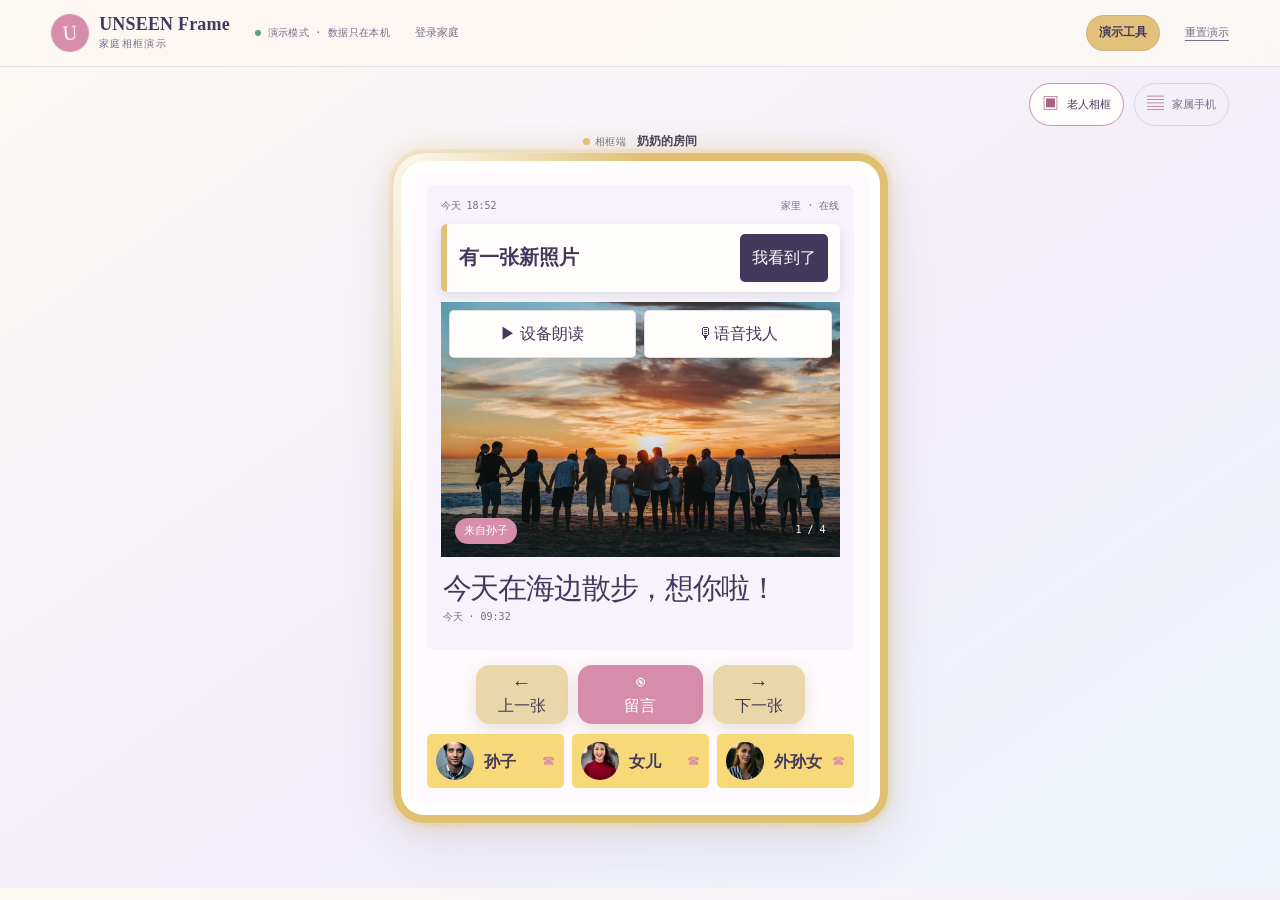
<file: index.html>
<!doctype html>
<html lang="zh-CN">
<head>
  <meta charset="utf-8">
  <meta name="viewport" content="width=device-width, initial-scale=1, viewport-fit=cover">
  <meta name="theme-color" content="#f4eff8">
  <meta name="description" content="UNSEEN Frame：一个打开就能玩的家庭相框交互演示。">
  <title>UNSEEN Frame · 家庭相框演示</title>
  <link rel="icon" type="image/svg+xml" href="assets/favicon.svg">
  <link rel="stylesheet" href="styles.css?v=3">
</head>
<body>
  <header class="topbar">
    <a class="brand" href="#top" aria-label="UNSEEN Frame 首页">
      <span class="brand-mark" aria-hidden="true">U</span>
      <span><strong>UNSEEN Frame</strong><small>家庭相框演示</small></span>
    </a>
    <div class="demo-note"><span class="status-dot"></span>演示模式 · 数据只在本机</div>
    <a class="account-link" href="family.html">登录家庭</a>
    <details class="demo-tools top-demo"><summary>演示工具</summary><div class="demo-controls" aria-label="演示工具"><button type="button" data-demo="photo">新照片</button><button type="button" data-demo="message">新留言</button><button type="button" data-demo="call">来电</button><button type="button" data-mode="split">同屏查看两端</button><button type="button" data-demo="reset">重置演示</button></div></details>
    <button class="text-button" id="resetBtn" type="button">重置演示</button>
  </header>

  <main id="top" class="shell">
    <section class="intro-row" aria-labelledby="pageTitle"><h1 id="pageTitle">UNSEEN Frame</h1></section>

    <nav class="mode-tabs" aria-label="预览端切换">
      <button class="mode-tab" type="button" data-mode="elder"><span class="tab-icon">▣</span>老人相框</button>
      <button class="mode-tab" type="button" data-mode="family"><span class="tab-icon">▤</span>家属手机</button>
    </nav>

    <div class="workspace" id="workspace">
      <aside class="control-column">
        <section class="side-card people-card">
          <div class="card-heading"><div><p class="eyebrow">固定联系人</p><h2>想找谁？</h2></div><span class="counter">3 位</span></div>
          <div class="people-list" id="peopleList"></div>
          <p class="tiny-help">老人只需点名字，或点一下说话。</p>
        </section>

        <section class="side-card activity-card">
          <div class="card-heading"><div><p class="eyebrow">最近收到</p><h2>家里的小事</h2></div><span class="counter" id="photoCount">4 张</span></div>
          <div class="activity-list" id="activityList"></div>
        </section>

        <section class="side-card voice-card">
          <div class="voice-card-top"><div><p class="eyebrow">一句话就好</p><h2>对相框说</h2></div><span class="mic-pip">●</span></div>
          <p>试试：“下一张”或“给孙子打电话”。</p>
          <p>语音找人和回复都在相框主面板。</p>
        </section>
      </aside>

      <section class="stage-column" aria-live="polite">
        <div class="stage-meta"><span id="stageLabel">老人相框 · 奶奶的房间</span><span class="live-pill"><i></i> UNSEEN Frame 演示</span></div>
        <div class="devices" id="devices">
          <article class="device-wrap elder-wrap" id="elderPreview">
            <div class="device-label"><span class="device-dot elder-dot"></span>相框端 <strong>奶奶的房间</strong></div>
            <div class="elder-device" id="elderDevice">
              <div class="reminder-ring" id="reminderRing" aria-hidden="true"></div>
              <div class="device-screen">
                <div class="screen-bar"><span id="clockText">今天 09:41</span><span>家里 · 在线</span></div>
                <div class="reminder-banner" id="reminderBanner" role="status" aria-live="polite" hidden><strong id="reminderText"></strong><button id="reminderAction" type="button"></button></div>
                <div class="photo-frame" id="photoFrame">
                  <img id="elderPhoto" src="assets/family-living.jpg" alt="家人坐在客厅里">
                  <div class="elder-tools"><button class="elder-tool" id="listenBtn" type="button">▶ 设备朗读</button><button class="elder-tool" id="voiceBtn" type="button"><span>🎙</span><span id="voiceBtnText">语音找人</span></button></div>
                  <div class="photo-overlay"><span class="photo-tag" id="photoTag">来自孙子</span><span class="photo-position" id="photoPosition">1 / 4</span></div>
                </div>
                <div class="photo-copy"><p class="photo-caption" id="photoCaption">今天在海边散步，想你啦！</p><p class="photo-time" id="photoTime">今天 · 09:32</p></div>
                <div class="voice-examples elder-voice-examples" id="voiceExamples" hidden><button type="button" data-command="下一张">下一张</button><button type="button" data-command="再听一遍">再听一遍</button><button type="button" data-command="给孙子打电话">给孙子打电话</button><button class="close-examples" type="button" aria-label="关闭示例">×</button></div>
                <p class="support-note elder-voice-support" id="voiceSupport">不支持语音时可点上面的示例</p>
              </div>
              <div class="physical-keys" aria-label="相框实体按键">
                <button class="physical-key" id="prevBtn" type="button"><span>←</span><small>上一张</small></button>
                <button class="physical-key talk-key" id="speakBtn" type="button"><span>◉</span><small>留言</small></button>
                <button class="physical-key" id="nextBtn" type="button"><span>→</span><small>下一张</small></button>
              </div>
              <div class="elder-contacts" id="elderPeopleList" aria-label="固定联系人"></div>
            </div>
          </article>

          <article class="device-wrap family-wrap" id="familyPreview" hidden>
            <div class="device-label"><span class="device-dot family-dot"></span>手机端 <strong>孙子的手机</strong></div>
            <div class="phone-device">
              <div class="phone-notch"></div>
              <div class="phone-screen">
                  <div class="phone-head"><span class="back-arrow">‹</span><div><strong>UNSEEN Frame</strong><small>发给奶奶的相框</small></div><span class="avatar-chip">孙</span></div>
                <div class="recipient-line"><span class="tiny-avatar">奶</span><span>正在发给 <strong>奶奶</strong></span><span class="check-mark">✓</span></div>
                <form class="upload-box" id="uploadForm">
                  <input id="photoInput" type="file" accept="image/*" aria-label="选择要发送的照片">
                  <label for="photoInput" class="upload-placeholder" id="uploadPlaceholder"><span class="upload-plus">＋</span><strong>放一张今天的照片</strong><small>支持 JPG / PNG，自动压缩到适合相框的大小</small></label>
                  <img class="upload-preview" id="uploadPreview" alt="待发送照片预览" hidden>
                </form>
                <label class="field-label" for="photoDescription">写一句话 <span>可选</span></label>
                <textarea id="photoDescription" rows="2" placeholder="例如：今天的花开得特别好看。"></textarea>
                <div class="sender-row"><span>署名</span><select id="senderSelect"><option value="grandson">孙子 · 小宇</option><option value="daughter">女儿 · 丽丽</option><option value="granddaughter">外孙女 · 安安</option></select></div>
                <button class="primary-button" id="sendPhotoBtn" type="submit" form="uploadForm">发送到奶奶的相框 <span>→</span></button>
                <p class="form-feedback" id="uploadFeedback" role="status"></p>
                <div class="phone-rule"></div>
                <div class="inbox-head"><strong>奶奶的回音</strong><span id="messageCount">2 条</span></div>
                <div class="inbox" id="inbox"></div>
                <form class="family-message-form" id="familyMessageForm">
                  <label for="familyMessageInput">给奶奶留一句话</label>
                  <textarea id="familyMessageInput" rows="2" placeholder="例如：今天的花好看吗？"></textarea>
                  <button type="submit">发给奶奶</button>
                </form>
              </div>
            </div>
          </article>
        </div>
        <div class="stage-foot"><span><b>提示</b> 所有按钮都可以试一遍</span><span>键盘也能操作 · <kbd>Tab</kbd> 聚焦</span></div>
      </section>
    </div>

    <section class="how-row" aria-label="工作方式">
      <div class="how-intro"><p class="eyebrow">每一天都能接上</p><h2>不需要学习，<br>只需要想起。</h2></div>
      <div class="how-step"><span class="step-icon">✦</span><strong>家人发来照片</strong><p>从手机选一张，写下今天的事，署上名字。</p></div>
      <div class="how-step"><span class="step-icon">◒</span><strong>相框大字显示</strong><p>照片、描述和声音在老人面前安静出现。</p></div>
      <div class="how-step"><span class="step-icon">⌁</span><strong>奶奶回一句话</strong><p>点一下开始录音，或者打字，家人马上收到。</p></div>
    </section>
  </main>

  <div class="toast" id="toast" role="status" aria-live="polite"></div>

  <dialog class="modal call-modal" id="callModal" aria-labelledby="callTitle">
    <div class="call-modal-head"><span class="call-spark">✦</span><span class="demo-call-label">演示通话</span><button class="modal-close" id="closeCallBtn" type="button" aria-label="关闭">×</button></div>
    <div class="call-person"><div class="call-avatar" id="callAvatar">孙</div><p id="callTitle">孙子 · 小宇</p><span id="callStatus">等待选择</span></div>
    <p class="call-explain">这是本机里的演示通话，不会拨出真实电话。</p>
    <div class="call-actions"><button class="call-action answer" id="answerCallBtn" type="button">接听</button><button class="call-action hangup" id="hangupCallBtn" type="button">挂断</button><button class="call-action leave" id="leaveMessageBtn" type="button">转留言</button></div>
  </dialog>

  <dialog class="modal message-modal" id="messageModal" aria-labelledby="messageTitle">
    <div class="modal-close-row"><span class="eyebrow">奶奶的回音</span><button class="modal-close" id="closeMessageBtn" type="button" aria-label="关闭">×</button></div>
    <h2 id="messageTitle">留一句话给家人</h2>
    <p class="modal-copy">可以打字，也可以点按钮开始录音。</p>
    <textarea id="messageInput" rows="3" placeholder="例如：看到了，花真好看。"></textarea>
    <div class="message-modal-actions"><button class="secondary-button" id="recordBtn" type="button"><span>●</span><span id="recordBtnText">开始录音</span></button><button class="primary-button" id="saveMessageBtn" type="button">送出去 <span>→</span></button></div>
    <p class="form-feedback" id="messageFeedback" role="status"></p>
    <audio id="recordingPlayer" controls hidden></audio>
  </dialog>

  <script src="app.js?v=3"></script>
</body>
</html>
</file>
<file: styles.css>
:root {
  --ink: #172832;
  --ink-soft: #48606b;
  --paper: #f7f2e7;
  --paper-deep: #eee4d3;
  --sun: #f6c956;
  --sun-soft: #ffedb0;
  --coral: #e96e58;
  --coral-dark: #b84c3d;
  --mint: #c8ded0;
  --white: #fffdf9;
  --line: rgba(23, 40, 50, .14);
  --shadow: 0 20px 60px rgba(29, 45, 52, .13);
  --display: Georgia, 'Songti SC', 'STSong', serif;
  --body: 'Avenir Next', 'PingFang SC', 'Microsoft YaHei', sans-serif;
  --mono: ui-monospace, SFMono-Regular, Menlo, monospace;
}

* { box-sizing: border-box; }
html { scroll-behavior: smooth; }
body { margin: 0; background: var(--paper); color: var(--ink); font-family: var(--body); font-size: 15px; line-height: 1.45; }
button, input, textarea, select { font: inherit; }
button { color: inherit; cursor: pointer; }
button:focus-visible, input:focus-visible, textarea:focus-visible, select:focus-visible { outline: 3px solid var(--coral); outline-offset: 3px; }
button:disabled { cursor: not-allowed; opacity: .55; }

.topbar { align-items: center; background: rgba(247,242,231,.92); border-bottom: 1px solid var(--line); display: flex; gap: 25px; justify-content: space-between; padding: 14px clamp(20px, 4vw, 64px); position: sticky; top: 0; z-index: 10; backdrop-filter: blur(12px); }
.brand { align-items: center; color: var(--ink); display: flex; gap: 10px; text-decoration: none; }
.brand-mark { align-items: center; background: var(--ink); border-radius: 50%; color: var(--sun); display: flex; font-family: var(--display); font-size: 20px; height: 38px; justify-content: center; transform: rotate(-7deg); width: 38px; }
.brand strong { display: block; font-family: var(--display); font-size: 18px; letter-spacing: .04em; line-height: 1; }
.brand small { color: var(--ink-soft); display: block; font-size: 10px; letter-spacing: .13em; margin-top: 4px; }
.demo-note { align-items: center; color: var(--ink-soft); display: flex; font-family: var(--mono); font-size: 10px; letter-spacing: .03em; white-space: nowrap; }
.status-dot { background: #59a275; border-radius: 50%; display: inline-block; height: 6px; margin-right: 7px; width: 6px; }
.text-button { background: transparent; border: 0; color: var(--ink-soft); font-size: 11px; padding: 8px 0; text-decoration: underline; text-underline-offset: 4px; }
.text-button:hover { color: var(--coral-dark); }

.shell { margin: 0 auto; max-width: 1400px; padding: 16px clamp(20px, 4vw, 64px) 72px; }
.intro-row { align-items: center; display: flex; gap: 40px; justify-content: space-between; margin-bottom: 14px; }
.intro-row .eyebrow, .intro-row .intro-copy { display: none; }
.intro-row h1 { font-size: 32px; margin: 0; }
.intro-row { margin-bottom: 10px; }
.intro-row .intro-copy { display: block; font-size: 12px; margin: 4px 0 0; }
.demo-tools { color: var(--ink); font-size: 12px; position: relative; }
.demo-tools summary { background: var(--sun); border: 1px solid rgba(23,40,50,.2); border-radius: 999px; cursor: pointer; font-weight: 700; list-style: none; min-height: 48px; padding: 13px 18px; text-align: center; }
.demo-tools summary::-webkit-details-marker { display: none; }
.demo-controls { background: var(--white); border: 1px solid var(--line); border-radius: 10px; box-shadow: var(--shadow); display: grid; gap: 6px; padding: 8px; position: absolute; right: 0; top: 55px; width: 150px; z-index: 5; }
.demo-controls button { background: transparent; border: 0; border-radius: 6px; min-height: 48px; padding: 10px; text-align: left; }
.demo-controls button:hover, .demo-controls button:focus-visible { background: var(--sun-soft); }
.eyebrow { color: var(--coral-dark); font-family: var(--mono); font-size: 10px; letter-spacing: .13em; margin: 0 0 11px; text-transform: uppercase; }
.eyebrow span { color: var(--ink-soft); }
h1, h2, p { margin-top: 0; }
h1 { font-family: var(--display); font-size: clamp(38px, 4vw, 58px); font-weight: 400; letter-spacing: -.06em; line-height: .98; margin-bottom: 10px; }
h1 em { color: var(--coral); font-style: normal; }
.intro-copy { color: var(--ink-soft); font-size: 13px; margin-bottom: 0; max-width: 520px; }
.replay-button { align-items: center; background: var(--sun); border: 0; border-radius: 5px; box-shadow: 5px 5px 0 var(--ink); display: flex; gap: 12px; min-width: 240px; padding: 12px 16px; text-align: left; transition: transform .18s ease, box-shadow .18s ease; }
.replay-button:hover { box-shadow: 3px 3px 0 var(--ink); transform: translate(3px,3px); }
.play-icon { align-items: center; border: 1px solid var(--ink); border-radius: 50%; display: flex; font-size: 10px; height: 28px; justify-content: center; padding-left: 2px; width: 28px; }
.replay-button strong, .replay-button small { display: block; }
.replay-button strong { font-size: 13px; }
.replay-button small { font-size: 11px; margin-top: 3px; opacity: .7; }

.mode-tabs { border-bottom: 1px solid var(--line); display: flex; gap: 27px; margin-bottom: 30px; }
.mode-tab { background: transparent; border: 0; border-bottom: 3px solid transparent; color: var(--ink-soft); font-size: 13px; margin-bottom: -1px; padding: 13px 2px 14px; transition: color .2s, border-color .2s; }
.mode-tab:hover, .mode-tab.is-active { border-color: var(--coral); color: var(--ink); }
.tab-icon { color: var(--coral); font-size: 17px; margin-right: 8px; vertical-align: -1px; }

.workspace { align-items: start; display: grid; gap: clamp(24px, 4vw, 60px); grid-template-columns: minmax(220px, 280px) 1fr; }
.control-column { display: grid; gap: 14px; }
.side-card { background: var(--white); border: 1px solid var(--line); border-radius: 6px; box-shadow: 0 8px 20px rgba(29,45,52,.04); padding: 20px; }
.card-heading, .voice-card-top { align-items: start; display: flex; justify-content: space-between; }
.card-heading h2, .voice-card h2 { font-family: var(--display); font-size: 24px; font-weight: 400; letter-spacing: -.04em; margin: 0; }
.counter { background: var(--paper); border-radius: 20px; color: var(--ink-soft); font-family: var(--mono); font-size: 10px; padding: 5px 8px; }
.people-list { display: grid; gap: 8px; margin: 19px 0 14px; }
.person-row { align-items: center; background: var(--paper); border: 1px solid transparent; border-radius: 5px; display: flex; gap: 10px; min-height: 48px; padding: 9px; text-align: left; transition: border-color .2s, background .2s; width: 100%; }
.person-row:hover { background: var(--sun-soft); border-color: var(--sun); }
.person-avatar, .tiny-avatar, .avatar-chip { align-items: center; background: var(--mint); border-radius: 50%; color: var(--ink); display: inline-flex; flex: 0 0 auto; font-family: var(--display); justify-content: center; }
.person-avatar { font-size: 16px; height: 34px; width: 34px; }
.person-avatar { background-position: center; background-size: cover; color: transparent; font-size: 0; }
.person-avatar.sun { background-image: url('assets/avatar-grandson.jpg'); }
.person-avatar.coral { background-image: url('assets/avatar-daughter.jpg'); }
.person-avatar.mint { background-image: url('assets/avatar-granddaughter.jpg'); }
.person-copy { line-height: 1.2; }
.person-copy strong, .person-copy small { display: block; }
.person-copy strong { font-size: 18px; }
.person-copy small { color: var(--ink-soft); font-size: 10px; margin-top: 4px; }
.call-symbol { color: var(--coral); font-size: 14px; margin-left: auto; }
.tiny-help, .support-note { color: var(--ink-soft); font-size: 11px; line-height: 1.5; margin: 0; }
.activity-list { margin-top: 17px; }
.activity-item { align-items: center; border-top: 1px solid var(--line); display: flex; gap: 10px; padding: 10px 0; }
.activity-thumb { background-position: center; background-size: cover; border-radius: 4px; flex: 0 0 auto; height: 38px; width: 48px; }
.activity-copy { min-width: 0; }
.activity-copy strong, .activity-copy small { display: block; overflow: hidden; text-overflow: ellipsis; white-space: nowrap; }
.activity-copy strong { font-size: 11px; }
.activity-copy small { color: var(--ink-soft); font-size: 10px; margin-top: 3px; }
.voice-card { background: var(--ink); color: var(--paper); }
.voice-card .eyebrow { color: var(--sun); }
.voice-card p { color: #bdc9c8; font-size: 11px; margin: 15px 0; }
.mic-pip { color: var(--coral); font-size: 12px; }
.voice-cta { align-items: center; background: var(--coral); border: 0; border-radius: 4px; color: var(--white); display: flex; font-size: 15px; gap: 10px; justify-content: center; min-height: 48px; padding: 11px 14px; width: 100%; }
.voice-cta:hover { background: #f18068; }
.voice-cta.is-listening { background: var(--sun); color: var(--ink); }
.voice-cta.is-listening:hover { background: #ffdb72; }
.voice-cta span:first-child { font-size: 15px; }
.voice-examples { display: flex; flex-wrap: wrap; gap: 5px; margin-top: 9px; }
.voice-examples button { background: rgba(255,255,255,.1); border: 1px solid rgba(255,255,255,.2); border-radius: 20px; color: var(--paper); font-size: 10px; padding: 5px 8px; }
.voice-examples button:hover { background: rgba(255,255,255,.2); }
.voice-card .support-note { color: #8da2a4; margin-top: 10px; }

.stage-column { min-width: 0; }
.stage-meta, .stage-foot { align-items: center; color: var(--ink-soft); display: flex; font-family: var(--mono); font-size: 10px; justify-content: space-between; letter-spacing: .04em; }
.stage-meta { margin-bottom: 11px; }
.live-pill { align-items: center; display: flex; gap: 6px; }
.live-pill i { background: #58a374; border-radius: 50%; display: inline-block; height: 6px; width: 6px; }
.devices { align-items: center; display: flex; gap: clamp(18px, 3vw, 54px); justify-content: center; min-height: 665px; }
.device-wrap { min-width: 0; }
.device-label { color: var(--ink-soft); font-family: var(--mono); font-size: 10px; letter-spacing: .05em; margin-bottom: 10px; text-align: center; }
.device-label strong { color: var(--ink); font-family: var(--body); font-size: 12px; font-weight: 600; letter-spacing: 0; margin-left: 4px; }
.device-dot { border-radius: 50%; display: inline-block; height: 7px; margin-right: 5px; width: 7px; }
.elder-dot { background: var(--sun); }.family-dot { background: var(--coral); }
.elder-device { background: #273942; border: 10px solid #182a33; border-radius: 22px; box-shadow: var(--shadow), inset 0 0 0 1px rgba(255,255,255,.15); max-width: 630px; padding: 15px 17px 18px; position: relative; }
.reminder-ring { border: 8px solid transparent; border-radius: 31px; inset: -17px; pointer-events: none; position: absolute; z-index: 0; }
.reminder-ring.is-photo { animation: reminderFlow 7s linear infinite; border-color: var(--sun); box-shadow: 0 0 0 4px rgba(246,201,86,.18), 0 0 24px rgba(246,201,86,.5); }
.reminder-ring.is-message { animation: reminderFlow 7s linear infinite; border-color: #4c9ed8; box-shadow: 0 0 0 4px rgba(76,158,216,.16), 0 0 24px rgba(76,158,216,.45); }
.reminder-ring.is-call { animation: reminderFlow 5s linear infinite; border-color: #55a66f; box-shadow: 0 0 0 4px rgba(85,166,111,.17), 0 0 24px rgba(85,166,111,.45); }
@keyframes reminderFlow { 0%, 100% { opacity: .7; } 50% { opacity: 1; } }
@property --ring-angle { syntax: '<angle>'; initial-value: 0deg; inherits: false; }
.reminder-ring:is(.is-photo, .is-message, .is-call)::after {
  content: ''; position: absolute; inset: -8px; border-radius: inherit; padding: 8px;
  background: conic-gradient(from var(--ring-angle), transparent 0deg 260deg, rgba(255,255,255,.85) 325deg, transparent 360deg);
  -webkit-mask: linear-gradient(#000 0 0) content-box, linear-gradient(#000 0 0);
  mask: linear-gradient(#000 0 0) content-box, linear-gradient(#000 0 0);
  -webkit-mask-composite: xor; mask-composite: exclude;
  animation: ringChase 8s linear infinite;
}
@keyframes ringChase { to { --ring-angle: 360deg; } }
@media (prefers-reduced-motion: reduce) {
  .reminder-ring, .reminder-ring::after { animation: none !important; }
}
.device-screen { position: relative; z-index: 1; }
.reminder-banner { align-items: center; background: var(--white); border-left: 6px solid var(--sun); border-radius: 6px; box-shadow: 0 4px 12px rgba(23,40,50,.1); display: flex; gap: 12px; justify-content: space-between; margin-bottom: 10px; padding: 10px 12px; }
.reminder-banner.is-message { border-left-color: #4c9ed8; }.reminder-banner.is-call { border-left-color: #55a66f; }
.reminder-banner strong { font-size: 20px; line-height: 1.15; }
.reminder-banner button { background: var(--ink); border: 0; border-radius: 5px; color: var(--white); font-size: 16px; min-height: 48px; padding: 8px 12px; white-space: nowrap; }
.reminder-banner:has(+ .photo-frame) { }
.device-screen { background: var(--paper-deep); border-radius: 7px; overflow: hidden; padding: 14px; }
.screen-bar { color: var(--ink-soft); display: flex; font-family: var(--mono); font-size: 10px; justify-content: space-between; margin-bottom: 10px; }
.photo-frame { background: #d8c6a9; height: clamp(250px, 30vw, 372px); overflow: hidden; position: relative; }
.photo-frame::after { background: linear-gradient(180deg, transparent 50%, rgba(16,30,34,.42)); content: ''; inset: 0; pointer-events: none; position: absolute; }
.photo-frame img { height: 100%; object-fit: cover; transition: opacity .24s ease; width: 100%; }
.photo-overlay { bottom: 13px; color: var(--white); display: flex; font-family: var(--mono); font-size: 10px; justify-content: space-between; left: 14px; position: absolute; right: 14px; z-index: 1; }
.photo-tag { background: var(--coral); border-radius: 20px; font-family: var(--body); font-size: 11px; padding: 5px 9px; }
.photo-position { align-self: center; }
.photo-copy { padding: 15px 2px 12px; }
.photo-caption { font-family: var(--display); font-size: clamp(20px, 2.3vw, 29px); letter-spacing: -.04em; line-height: 1.14; margin-bottom: 5px; }
.photo-time { color: var(--ink-soft); font-family: var(--mono); font-size: 10px; margin: 0; }
.listen-strip { align-items: center; background: rgba(255,253,249,.55); border: 1px solid rgba(23,40,50,.1); border-radius: 5px; display: flex; gap: 10px; padding: 10px; }
.listen-strip > span:not(.sound-wave) { font-size: 11px; overflow: hidden; text-overflow: ellipsis; white-space: nowrap; }
.sound-wave { align-items: center; display: flex; gap: 2px; height: 17px; }
.sound-wave i { background: var(--coral); border-radius: 2px; display: block; height: 8px; width: 2px; }
.sound-wave i:nth-child(2) { height: 14px; }.sound-wave i:nth-child(3) { height: 10px; }.sound-wave i:nth-child(4) { height: 16px; }.sound-wave i:nth-child(5) { height: 6px; }
.sound-wave.is-playing i { animation: wave .7s ease-in-out infinite alternate; }.sound-wave.is-playing i:nth-child(2) { animation-delay: .1s; }.sound-wave.is-playing i:nth-child(3) { animation-delay: .2s; }.sound-wave.is-playing i:nth-child(4) { animation-delay: .3s; }
@keyframes wave { to { height: 17px; } }
.mini-play { align-items: center; background: var(--ink); border: 0; border-radius: 50%; color: var(--sun); display: flex; font-size: 10px; height: 24px; justify-content: center; margin-left: auto; padding-left: 2px; width: 24px; }
.physical-keys { display: flex; gap: 10px; justify-content: center; padding-top: 15px; }
.physical-key { align-items: center; background: #d7a945; border: 0; border-radius: 6px; box-shadow: inset 0 -3px 0 rgba(73,52,14,.25), 0 2px 0 #0d1b22; color: #172832; display: flex; flex-direction: column; gap: 2px; justify-content: center; min-height: 57px; min-width: 92px; padding: 7px 10px; transition: transform .1s, box-shadow .1s; }
.physical-key:hover { background: #f3c65a; }.physical-key:active { box-shadow: inset 0 -1px 0 rgba(73,52,14,.25), 0 0 0 #0d1b22; transform: translateY(2px); }
.physical-key span { font-size: 20px; line-height: 1; }.physical-key small { font-size: 16px; white-space: nowrap; }.talk-key { background: var(--coral); color: var(--white); min-width: 125px; }
.stage-foot { border-top: 1px solid var(--line); margin-top: 19px; padding-top: 11px; }.stage-foot b { color: var(--coral-dark); font-weight: 500; }
kbd { background: var(--paper-deep); border: 1px solid var(--line); border-radius: 3px; font-family: var(--mono); font-size: 9px; padding: 2px 4px; }

.phone-device { background: #263840; border: 8px solid #152832; border-radius: 35px; box-shadow: 22px 25px 50px rgba(30,45,52,.2); max-width: 340px; min-height: 630px; padding: 8px; position: relative; }
.phone-notch { background: #152832; border-radius: 0 0 12px 12px; height: 19px; left: 50%; position: absolute; top: 0; transform: translateX(-50%); width: 110px; z-index: 1; }
.phone-screen { background: var(--white); border-radius: 23px; height: 100%; min-height: 614px; overflow: auto; padding: 28px 17px 20px; }
.phone-head { align-items: center; display: flex; gap: 10px; }.back-arrow { color: var(--coral); font-size: 24px; line-height: 1; }.phone-head strong, .phone-head small { display: block; }.phone-head strong { font-family: var(--display); font-size: 18px; }.phone-head small { color: var(--ink-soft); font-size: 10px; margin-top: 2px; }.avatar-chip { background: var(--sun); font-size: 14px; height: 28px; margin-left: auto; width: 28px; }
.recipient-line { align-items: center; background: var(--paper); border-radius: 20px; color: var(--ink-soft); display: flex; font-size: 11px; gap: 7px; margin: 19px 0 12px; padding: 7px 9px; }.recipient-line strong { color: var(--ink); }.tiny-avatar { background: var(--mint); font-size: 11px; height: 22px; width: 22px; }.check-mark { color: #5e9c75; margin-left: auto; }
.upload-box { background: var(--paper); border: 1.5px dashed rgba(23,40,50,.25); border-radius: 5px; min-height: 125px; overflow: hidden; position: relative; }.upload-box input { height: 0; opacity: 0; position: absolute; width: 0; }.upload-placeholder { align-items: center; cursor: pointer; display: flex; flex-direction: column; height: 125px; justify-content: center; text-align: center; }.upload-plus { align-items: center; background: var(--sun); border-radius: 50%; display: flex; font-size: 24px; height: 32px; justify-content: center; margin-bottom: 7px; width: 32px; }.upload-placeholder strong { font-size: 11px; }.upload-placeholder small { color: var(--ink-soft); font-size: 9px; margin-top: 4px; }.upload-preview { height: 175px; object-fit: cover; width: 100%; }
.field-label { display: block; font-size: 11px; font-weight: 600; margin: 16px 0 6px; }.field-label span { color: var(--ink-soft); font-size: 9px; font-weight: 400; margin-left: 4px; }.phone-screen textarea, .message-modal textarea { background: var(--paper); border: 1px solid var(--line); border-radius: 5px; color: var(--ink); font-size: 11px; line-height: 1.5; padding: 9px; resize: vertical; width: 100%; }.phone-screen textarea::placeholder, .message-modal textarea::placeholder { color: #8b9796; }.sender-row { align-items: center; display: flex; font-size: 10px; justify-content: space-between; margin: 12px 0; }.sender-row select { background: transparent; border: 0; color: var(--coral-dark); font-size: 11px; font-weight: 600; text-align: right; }.primary-button, .secondary-button { border: 0; border-radius: 4px; font-size: 11px; min-height: 37px; padding: 9px 13px; }.primary-button { background: var(--coral); color: var(--white); width: 100%; }.primary-button:hover { background: var(--coral-dark); }.primary-button span { float: right; font-size: 17px; line-height: 11px; }.form-feedback { color: var(--coral-dark); font-size: 10px; min-height: 15px; margin: 8px 0 0; }.form-feedback.is-good { color: #4d916d; }.phone-rule { border-top: 1px solid var(--line); margin: 14px 0; }.inbox-head { display: flex; font-size: 11px; justify-content: space-between; }.inbox-head span { color: var(--ink-soft); font-family: var(--mono); font-size: 9px; }.inbox { display: grid; gap: 7px; margin-top: 9px; }.inbox-item { background: var(--paper); border-radius: 4px; padding: 8px; }.inbox-item p { font-family: var(--display); font-size: 13px; margin: 0; }.inbox-item small { color: var(--ink-soft); display: block; font-size: 9px; margin-top: 4px; }

.how-row { display: none; }
.toast { background: var(--ink); border-left: 4px solid var(--sun); border-radius: 4px; bottom: 22px; box-shadow: 0 8px 25px rgba(0,0,0,.2); color: var(--white); font-size: 12px; left: 50%; max-width: min(90vw, 430px); opacity: 0; padding: 12px 16px; pointer-events: none; position: fixed; transform: translate(-50%, 15px); transition: opacity .2s, transform .2s; z-index: 20; }.toast.is-visible { opacity: 1; transform: translate(-50%, 0); }
.modal { background: var(--white); border: 1px solid var(--line); border-radius: 10px; box-shadow: 0 25px 80px rgba(16,30,34,.28); color: var(--ink); max-width: min(92vw, 410px); padding: 24px; width: 100%; }.modal::backdrop { background: rgba(12,24,28,.53); backdrop-filter: blur(3px); }.call-modal { text-align: center; }.call-modal-head, .modal-close-row { align-items: center; display: flex; justify-content: space-between; }.demo-call-label { color: var(--coral-dark); font-family: var(--mono); font-size: 10px; letter-spacing: .1em; text-transform: uppercase; }.call-spark { color: var(--sun); }.modal-close { background: transparent; border: 0; color: var(--ink-soft); font-size: 24px; line-height: 1; padding: 0 2px; }.call-person { margin: 23px 0 14px; }.call-avatar { align-items: center; background: var(--sun); border-radius: 50%; display: flex; font-family: var(--display); font-size: 34px; height: 75px; justify-content: center; margin: 0 auto 12px; width: 75px; }.call-person p { font-family: var(--display); font-size: 23px; margin-bottom: 4px; }.call-person span { color: var(--ink-soft); font-family: var(--mono); font-size: 10px; }.call-explain, .modal-copy { color: var(--ink-soft); font-size: 11px; }.call-actions { display: grid; gap: 7px; grid-template-columns: repeat(3, 1fr); margin-top: 21px; }.call-action { border: 0; border-radius: 4px; font-size: 11px; padding: 11px 5px; }.answer { background: #b7dec8; }.hangup { background: #f0beb3; }.leave { background: var(--paper-deep); }.message-modal h2 { font-family: var(--display); font-size: 28px; font-weight: 400; letter-spacing: -.05em; margin: 8px 0; }.message-modal textarea { font-size: 13px; margin: 13px 0 4px; }.message-modal-actions { display: grid; gap: 8px; grid-template-columns: 1fr 1fr; margin-top: 10px; }.secondary-button { background: var(--paper-deep); }.secondary-button span:first-child { color: var(--coral); margin-right: 5px; }.message-modal .primary-button { width: auto; }.message-modal audio { margin-top: 12px; width: 100%; }

@media (min-width: 1060px) { .devices:has(.family-wrap:not([hidden])) { justify-content: start; }.devices:has(.family-wrap:not([hidden])) .elder-wrap { max-width: 55%; }.devices:has(.family-wrap:not([hidden])) .elder-device { transform: scale(.78); transform-origin: top left; margin-right: -130px; margin-bottom: -145px; } }
@media (max-width: 960px) { .workspace { grid-template-columns: 220px 1fr; gap: 25px; }.side-card { padding: 15px; }.devices { min-height: 600px; }.physical-key { min-width: 74px; }.physical-key small { font-size: 9px; }.how-row { grid-template-columns: 1fr 1fr; }.how-intro { grid-column: span 2; } }
@media (max-width: 700px) { .topbar { gap: 10px; padding: 14px 17px; }.demo-note { display: none; }.text-button { font-size: 10px; }.shell { padding: 28px 16px 50px; }.intro-row { align-items: start; display: block; margin-bottom: 30px; }.intro-copy { font-size: 14px; max-width: 330px; }.replay-button { margin-top: 22px; min-width: 0; width: 100%; }.mode-tabs { gap: 16px; margin-left: -1px; overflow-x: auto; white-space: nowrap; }.mode-tab { font-size: 12px; }.workspace { display: flex; flex-direction: column-reverse; gap: 24px; }.stage-column { width: 100%; }.control-column { display: grid; grid-template-columns: 1fr 1fr; width: 100%; }.voice-card { grid-column: span 2; }.side-card { padding: 14px; }.people-card h2, .activity-card h2, .voice-card h2 { font-size: 20px; }.devices { min-height: 0; }.elder-device { border-width: 7px; border-radius: 17px; padding: 10px 10px 13px; width: 100%; }.device-screen { padding: 10px; }.photo-frame { height: 63vw; max-height: 330px; }.physical-keys { gap: 6px; }.physical-key { min-height: 52px; min-width: 0; padding: 5px 8px; flex: 1; }.talk-key { min-width: 0; }.physical-key span { font-size: 17px; }.physical-key small { font-size: 8px; }.photo-caption { font-size: 23px; }.stage-foot { font-size: 9px; }.stage-foot span:last-child { display: none; }.phone-device { max-width: 360px; margin: 0 auto; width: 100%; }.how-row { gap: 20px; grid-template-columns: 1fr 1fr; margin-top: 45px; }.how-intro { grid-column: span 2; }.how-step { padding-left: 12px; }.how-step p { font-size: 10px; } }
@media (max-width: 700px) { .intro-row { display: flex; margin-bottom: 18px; }.intro-row h1 { font-size: 30px; }.intro-row .intro-copy { font-size: 12px; max-width: 210px; }.demo-tools { flex: 0 0 auto; }.mode-tabs { margin-bottom: 16px; }.control-column { display: none; }.reminder-banner { align-items: stretch; flex-direction: column; }.reminder-banner strong { font-size: 24px; }.reminder-banner button { width: 100%; }.reminder-ring { inset: -12px; } }
@media (max-width: 390px) { .control-column { grid-template-columns: 1fr; }.voice-card { grid-column: auto; }.people-list { grid-template-columns: 1fr 1fr; }.person-row { padding: 7px; }.person-copy strong { font-size: 11px; } }
@media (prefers-reduced-motion: reduce) { *, *::before, *::after { animation-duration: .01ms !important; animation-iteration-count: 1 !important; scroll-behavior: auto !important; transition-duration: .01ms !important; } .reminder-ring { animation: none !important; } }

/* Keep the primary controls comfortable for elderly hands at every breakpoint. */
.primary-button, .secondary-button, .call-action { min-height: 48px; }
@media (max-width: 960px) { .physical-key small { font-size: 16px; } }
@media (max-width: 700px) { .demo-note { display: flex; font-size: 9px; } .physical-key small { font-size: 16px; } }
@media (max-width: 390px) { .person-copy strong { font-size: 18px; } }

/* Elder mode is the first screen: keep the full attention on the photo and its actions. */
.intro-row { display: none; }
.mode-tabs { align-items: center; border-bottom: 0; gap: 10px; justify-content: flex-end; margin: 0 0 8px; }
.mode-tab { border: 1px solid var(--line); border-radius: 999px; font-size: 11px; min-height: 40px; padding: 8px 12px; }
.mode-tab.is-active { background: var(--white); border-color: var(--coral); }
.workspace.is-elder { display: block; }
.workspace.is-elder .control-column { display: none; }
.workspace.is-elder .stage-column { width: min(100%, 860px); margin: 0 auto; }
.workspace.is-elder .stage-meta { display: none; }
.workspace.is-elder .devices { min-height: 0; }
.elder-contacts { display: grid; gap: 8px; grid-template-columns: repeat(3, 1fr); margin: 10px auto 0; max-width: 540px; }
.elder-contacts .person-row { background: #f7d97a; border: 0; min-height: 54px; padding: 7px 9px; }
.elder-contacts .person-copy strong { font-size: 16px; }
.elder-contacts .person-copy small { display: none; }
.elder-contacts .person-avatar { height: 38px; width: 38px; }
.elder-contacts .call-symbol { font-size: 13px; }
.workspace.is-elder .elder-device { width: min(100%, 790px); margin: 0 auto; }
.workspace.is-elder .photo-frame { height: clamp(180px, 30vh, 255px); }
.workspace.is-elder .listen-strip { display: none; }
.workspace.is-elder .stage-foot { display: none; }
.top-demo { margin-left: auto; }
.top-demo summary { min-height: 36px; padding: 8px 12px; }
.top-demo .demo-controls { right: 0; top: 44px; }

@media (max-width: 700px) {
  .shell { padding-top: 10px; }
  .mode-tabs { justify-content: flex-start; margin-bottom: 6px; }
  .mode-tab { font-size: 10px; min-height: 36px; padding: 7px 10px; }
  .workspace.is-elder .elder-device { border-width: 6px; padding: 7px 8px 9px; }
  .workspace.is-elder .photo-frame { height: clamp(190px, 39vh, 285px); }
  .workspace.is-elder .photo-copy { padding: 9px 2px 7px; }
  .workspace.is-elder .photo-caption { font-size: 24px; }
  .workspace.is-elder .listen-strip { display: none; }
  .elder-contacts { gap: 5px; margin-top: 7px; }
  .elder-contacts .person-row { min-height: 50px; padding: 5px; }
  .elder-contacts .person-copy strong { font-size: 16px; }
  .elder-contacts .person-avatar { height: 34px; width: 34px; }
  .topbar .text-button { display: none; }
  .top-demo { display: block; }
}

[hidden] { display: none !important; }

/* UNSEEN Frame skin: familiar v2 lavender, cloud-blue and gilt, with the frame kept quiet. */
:root {
  --ink: #43395d;
  --ink-soft: #776d8b;
  --paper: #f6f2fa;
  --paper-deep: #eeeaf6;
  --sun: #e4c17b;
  --sun-soft: #f8eed7;
  --coral: #d58dab;
  --coral-dark: #a96183;
  --mint: #c7dfdf;
  --white: #fffdfb;
  --line: rgba(117, 100, 145, .2);
  --shadow: 0 20px 60px rgba(87, 69, 112, .13);
}
body { background: linear-gradient(145deg, #fcf8f3, #f3effa 56%, #edf5fb); }
.topbar { background: rgba(252, 248, 243, .88); border-bottom-color: rgba(117,100,145,.16); }
.brand-mark { background: var(--coral); color: #fffdfb; transform: rotate(-5deg); }
.brand strong { letter-spacing: .01em; }
.brand small { color: var(--ink-soft); }
.account-link { color: var(--ink-soft); font-size: 11px; text-decoration: none; white-space: nowrap; }
.account-link:hover { color: var(--coral-dark); text-decoration: underline; text-underline-offset: 4px; }
.demo-note { color: var(--ink-soft); }
.demo-tools summary { background: var(--sun); border-color: rgba(117,100,145,.18); }
.demo-controls button:hover, .demo-controls button:focus-visible { background: var(--sun-soft); }
.mode-tabs { border-bottom-color: rgba(117,100,145,.18); }
.mode-tab:hover, .mode-tab.is-active { border-color: var(--coral); color: var(--ink); }
.tab-icon { color: var(--coral-dark); }
.elder-device { background: #fffafd; border-color: #fff; box-shadow: 0 20px 60px rgba(87,69,112,.15), inset 0 0 0 1px rgba(255,255,255,.85); }
.device-screen { background: #f7f2fb; }
.photo-frame { background: #342d47; }
.physical-key { background: #e9d7aa; border-radius: 14px; box-shadow: 0 5px 16px rgba(117,90,55,.16); color: var(--ink); }
.physical-key:hover { background: #f2dfb8; }
.talk-key { background: var(--coral); color: var(--white); }
.talk-key:hover { background: #df9bb6; }
.reminder-ring.is-photo { border-color: #e1c071; box-shadow: 0 0 0 4px rgba(225,192,113,.18), 0 0 24px rgba(225,192,113,.42); }
.reminder-ring.is-message { border-color: #7b99de; box-shadow: 0 0 0 4px rgba(123,153,222,.17), 0 0 24px rgba(123,153,222,.42); }
.reminder-ring.is-call { border-color: #78b98d; box-shadow: 0 0 0 4px rgba(120,185,141,.17), 0 0 24px rgba(120,185,141,.42); }
.reminder-banner { background: #fffdfb; }
.reminder-banner.is-message { border-left-color: #7b99de; }
.reminder-banner.is-call { border-left-color: #78b98d; }
.reminder-banner button { background: var(--ink); }
.elder-tool { background: #fffdfb; border-color: rgba(117,100,145,.2); color: var(--ink); }
.elder-tool:hover, .elder-tool.is-listening { background: var(--sun-soft); }
.phone-device { background: #4b4165; border-color: #3c3453; }
.phone-screen { background: #fffdfb; }
.primary-button, .family-message-form button { background: var(--coral); }
.primary-button:hover, .family-message-form button:hover { background: #c9799b; }
.secondary-button { background: var(--paper-deep); }
.modal { color: var(--ink); }
@media (max-width: 760px) {
  .demo-note { display: none; }
  .account-link { font-size: 10px; }
  .topbar { gap: 10px; padding-inline: 14px; }
  .brand strong { font-size: 16px; }
  .brand small { font-size: 9px; }
}
.elder-tools { position: absolute; top: 8px; right: 8px; left: 8px; z-index: 3; display: flex; gap: 8px; margin: 0; }
.elder-tool { background: var(--white); border: 1px solid var(--line); border-radius: 5px; color: var(--ink); font-size: 17px; min-height: 48px; padding: 8px 12px; }
.elder-tool:hover, .elder-tool.is-listening { background: var(--sun-soft); }
.photo-frame .elder-tool { flex: 1; min-width: 0; font-size: 16px; padding: 8px 6px; box-shadow: 0 2px 8px rgba(0,0,0,.12); }
#voiceExamples[hidden] + #voiceSupport { display: none; }
.elder-voice-examples { align-items: center; display: flex; gap: 5px; margin: 0 0 3px; }
.elder-voice-examples button { background: var(--paper); border: 1px solid var(--line); border-radius: 999px; font-size: 15px; min-height: 42px; padding: 6px 10px; }
.elder-voice-examples .close-examples { margin-left: auto; min-width: 42px; }
.elder-voice-support { font-size: 12px; margin: 0 0 6px; }
@media (max-width: 700px) {
  .elder-contacts .person-row { align-items: center; flex-direction: column; gap: 2px; justify-content: center; min-height: 58px; }
  .elder-contacts .person-copy strong { font-size: 18px; line-height: 1; }
  .elder-contacts .call-symbol { display: none; }
  .elder-tools { margin-bottom: 4px; }
  .elder-tool { flex: 1; font-size: 18px; }
  .elder-voice-examples { flex-wrap: wrap; }
  .elder-voice-examples button { font-size: 15px; }
}

.message-photo-context { align-items: center; background: var(--white); border-radius: 4px; display: flex; gap: 7px; margin-top: 7px; padding: 4px; }
.message-photo-context img { border-radius: 3px; height: 32px; object-fit: cover; width: 42px; }
.message-photo-context span { font-size: 9px; overflow: hidden; text-overflow: ellipsis; white-space: nowrap; }
.family-message-form { border-top: 1px solid var(--line); margin-top: 14px; padding-top: 12px; }
.family-message-form label { display: block; font-size: 11px; font-weight: 600; margin-bottom: 6px; }
.family-message-form textarea { background: var(--paper); border: 1px solid var(--line); border-radius: 5px; font-size: 11px; line-height: 1.4; padding: 8px; resize: vertical; width: 100%; }
.family-message-form button { background: var(--coral); border: 0; border-radius: 4px; color: var(--white); font-size: 12px; margin-top: 7px; min-height: 48px; padding: 8px 12px; width: 100%; }
</file>
